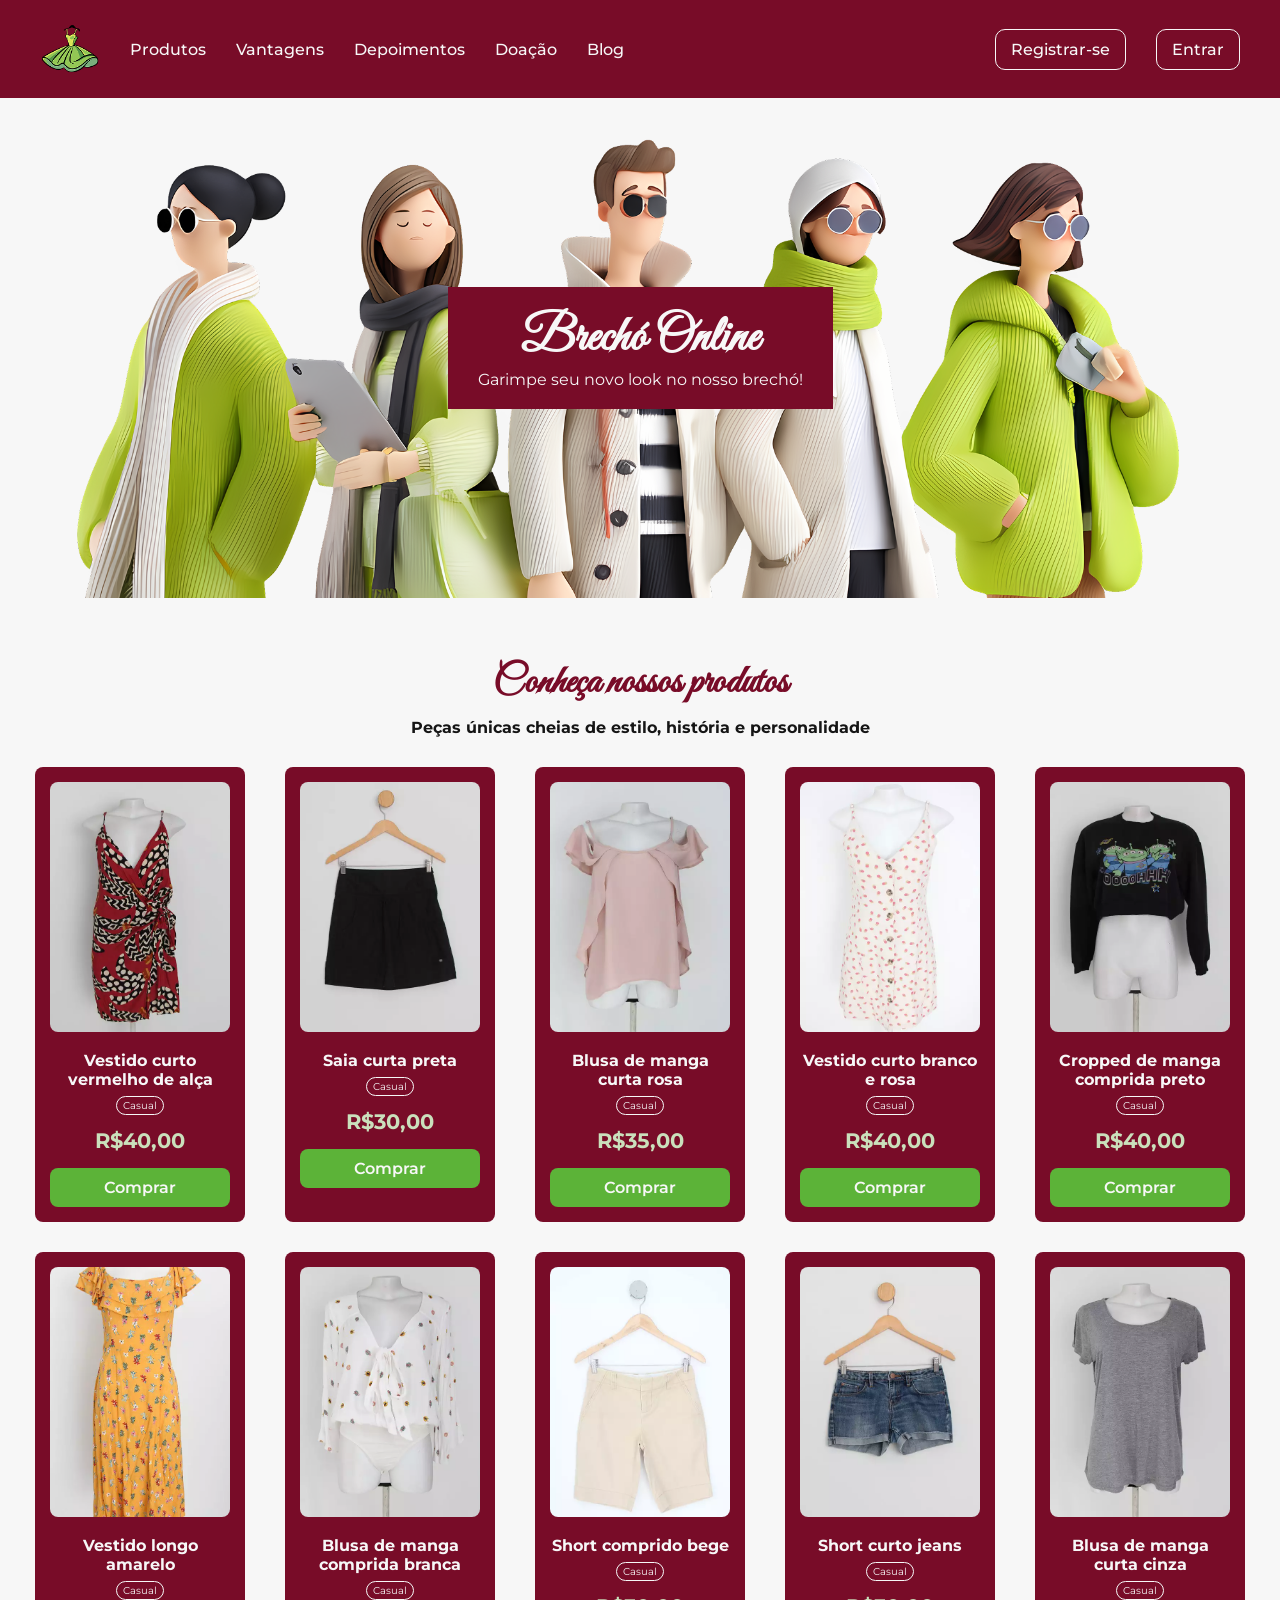
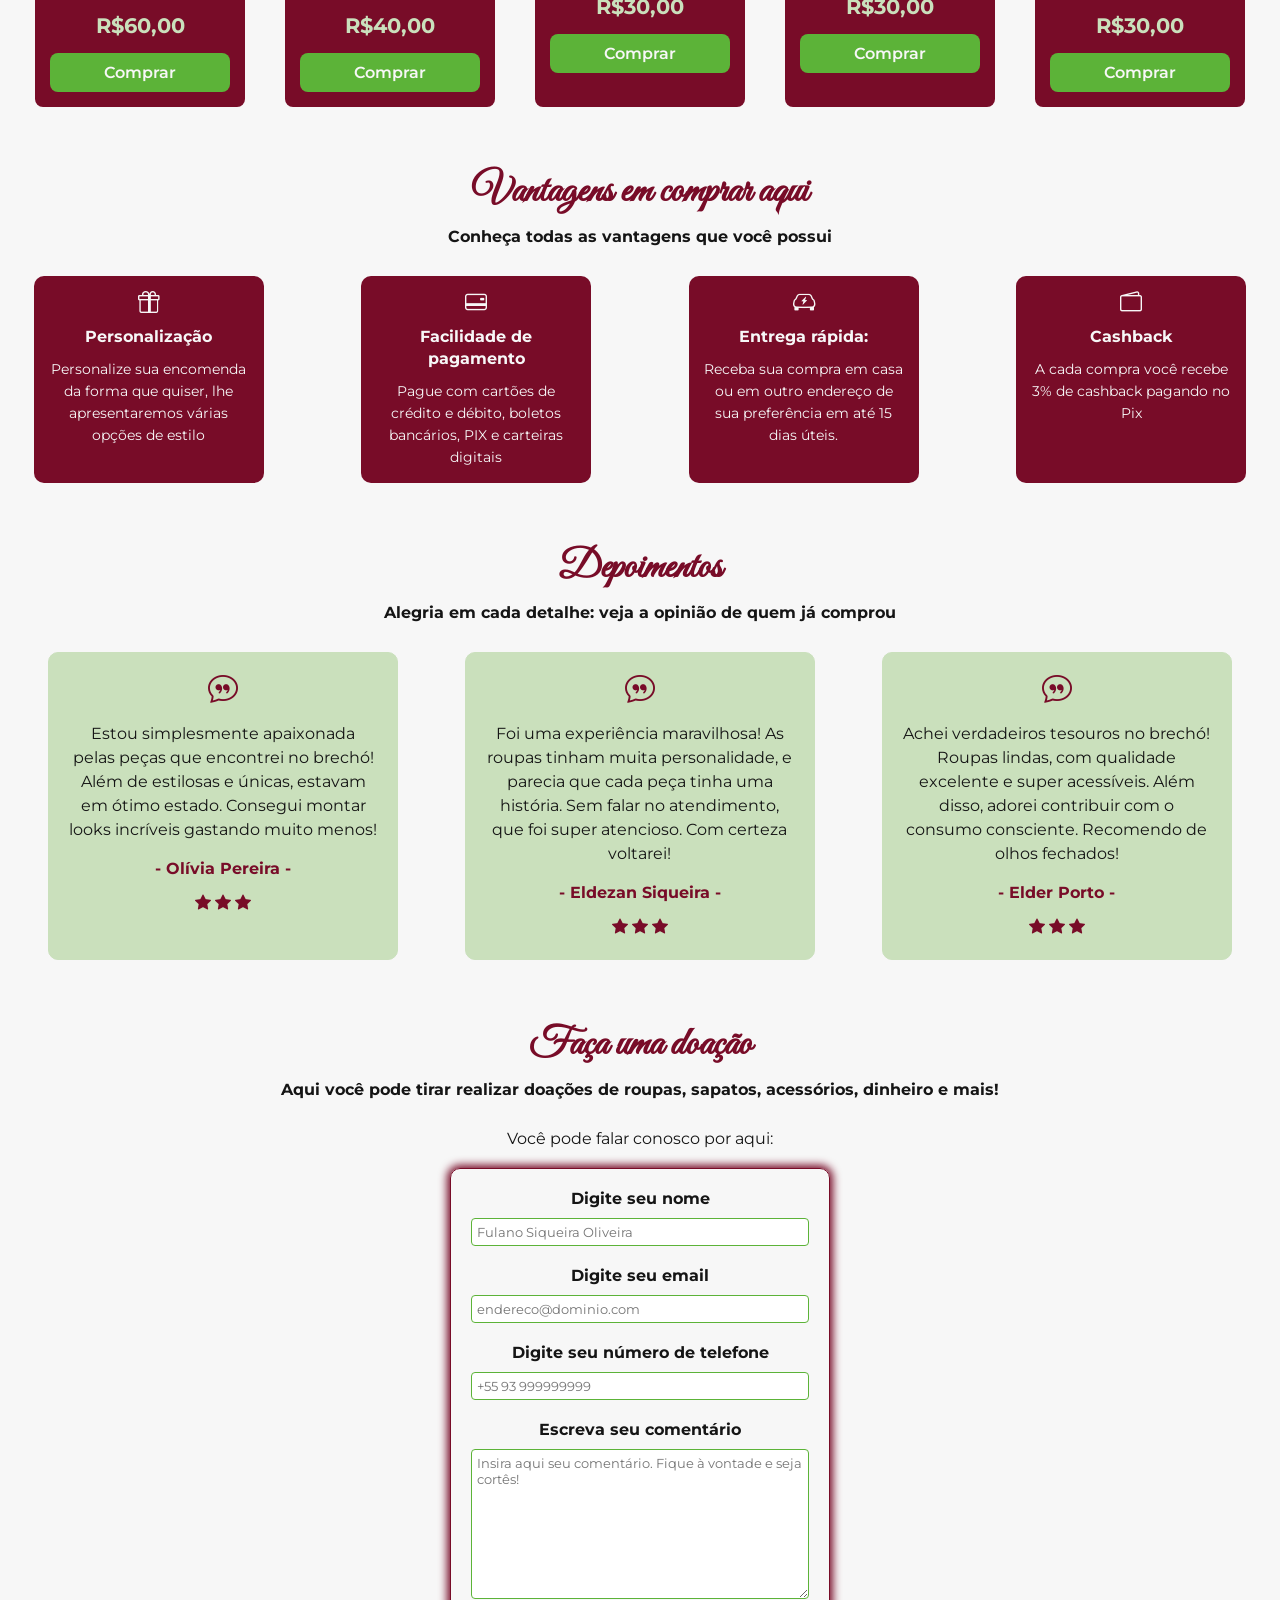
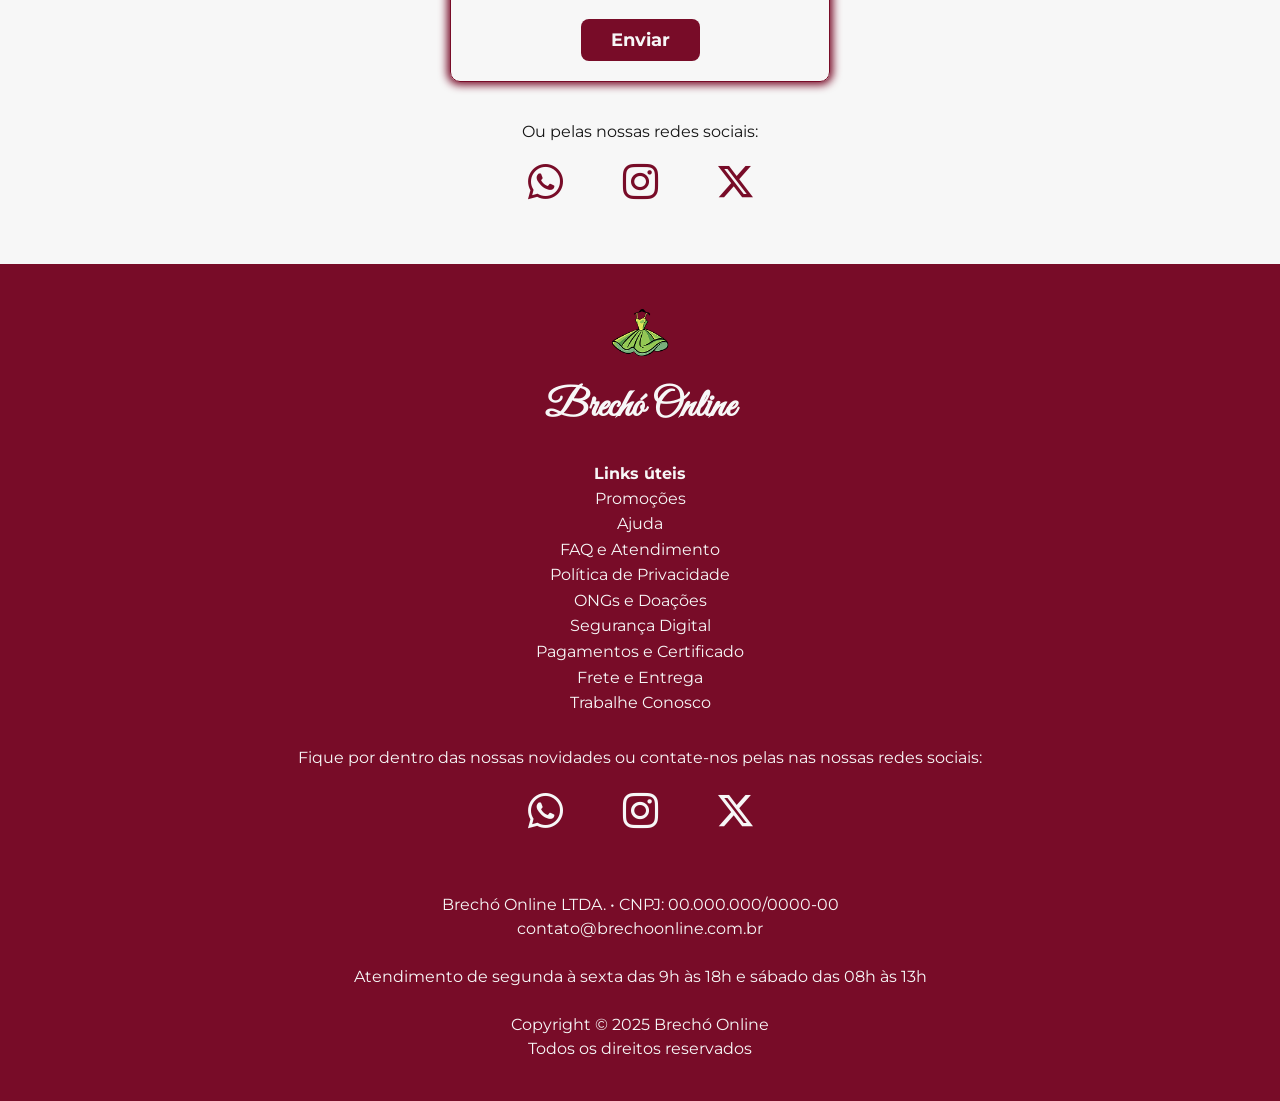
<file: index.html>
<!DOCTYPE html>
<html lang="pt-BR">
<head>
    <meta charset="UTF-8">
    <meta name="viewport" content="width=device-width, initial-scale=1.0">
    <meta name="description" content="Descubra roupas estilosas, sustentáveis e acessíveis em nosso brechó online. Peças únicas, com curadoria especial e envio para todo o Brasil. Renove seu guarda-roupa com consciência!">
    <meta name="keywords" content="brechó online, brechó, online, roupas, roupas usadas, moda sustentável, segunda mão, estilo, economia circular, acessível, preço baixo, vantagens, contato, doação, depoimentos, produtos" />
    
    <title>Brechó Online</title>

    <link rel="preconnect" href="https://fonts.googleapis.com">
    <link rel="preconnect" href="https://fonts.gstatic.com" crossorigin>
    <link href="https://fonts.googleapis.com/css2?family=Great+Vibes&family=Montserrat:ital,wght@0,100..900;1,100..900&display=swap" rel="stylesheet">

    <link rel="stylesheet" href="./Styles/index.css">

    <link rel="shortcut icon" href="./Imgs/logo.png" type="image/x-icon">

    <!--Bootstrap icons-->
    <link rel="stylesheet" href="https://cdn.jsdelivr.net/npm/bootstrap-icons@1.11.3/font/bootstrap-icons.min.css">
</head>
<body>
    <header>

        <nav class="navbar-desktop">
            <ul class="navbar-items">
                <li><a href="./index.html"><img src="./Imgs/logo.png" alt="Logo" class="logo"></a></li>
                <li><a href="#">Produtos</a></li>
                <li><a href="#">Vantagens</a></li>
                <li><a href="#">Depoimentos</a></li>
                <li><a href="#">Doação</a></li>
                <li><a href="#">Blog</a></li>
            </ul>
            <ul class="navbar-items">
                <li><a href="./Login/criar-conta.html" target="_blank" class="btn btn-registro">Registrar-se</a></li>
                <li><a href="./Login/login.html" target="_blank" class="btn btn-entrar">Entrar</a></li>
            </ul>
        </nav>

        <nav class="navbar-mobile">
            <ul class="navbar-items">
                <li><a href="#" class="logo-mobile"><img src="./Imgs/logo.png" alt="Logo" class="logo">Brechó Online</a></li>
            </ul>
            <ul class="navbar-items">
                <li><a href="#" id="menu-mobile">
                    <i class="bi bi-list" id="menu"></i>
                </a></li>
            </ul>
            
        </nav>
    </header>
    <main>
        <div class="container">
            
            <section id="hero">
                <div class="texts">
                    <h1>Brechó Online</h1>
                    <p>
                        Garimpe seu novo look no nosso brechó!
                    </p>
                </div>
            </section>

            <section id="produtos">
                <div>
                    <h2>Conheça nossos produtos</h2>
                    <p class="subtitle">
                        Peças únicas cheias de estilo, história e personalidade
                    </p>
                </div>
                <div class="cards grid">
                    <div class="card">
                        <img src="./Imgs/roupa-1.png" alt="" class="imagem-produto">
                        <p>Vestido curto vermelho de alça</p>
                        <span class="categoria">Casual</span>
                        <p class="preco">R$40,00</p>
                        <a href="" class="btn-card-produto">Comprar</a>
                    </div>

                    <div class="card">
                        <img src="./Imgs/roupa-3.png" alt="" class="imagem-produto">
                        <p>Saia curta preta</p>
                        <span class="categoria">Casual</span>
                        <p class="preco">R$30,00</p>
                        <a href="" class="btn-card-produto">Comprar</a>
                    </div>

                    <div class="card">
                        <img src="./Imgs/roupa-2.png" alt="" class="imagem-produto">
                        <p>Blusa de manga curta rosa</p>
                        <span class="categoria">Casual</span>
                        <p class="preco">R$35,00</p>
                        <a href="" class="btn-card-produto">Comprar</a>
                    </div>

                    <div class="card">
                        <img src="./Imgs/roupa-11.png" alt="" class="imagem-produto">
                        <p>Vestido curto branco e rosa</p>
                        <span class="categoria">Casual</span>
                        <p class="preco">R$40,00</p>
                        <a href="" class="btn-card-produto">Comprar</a>
                    </div>

                    <div class="card">
                        <img src="./Imgs/roupa-12.png" alt="" class="imagem-produto">
                        <p>Cropped de manga comprida preto</p>
                        <span class="categoria">Casual</span>
                        <p class="preco">R$40,00</p>
                        <a href="" class="btn-card-produto">Comprar</a>
                    </div>

                    <div class="card">
                        <img src="./Imgs/roupa-8.png" alt="" class="imagem-produto">
                        <p>Vestido longo amarelo</p>
                        <span class="categoria">Casual</span>
                        <p class="preco">R$60,00</p>
                        <a href="" class="btn-card-produto">Comprar</a>
                    </div>

                    <div class="card">
                        <img src="./Imgs/roupa-9.png" alt="" class="imagem-produto">
                        <p>Blusa de manga comprida branca</p>
                        <span class="categoria">Casual</span>
                        <p class="preco">R$40,00</p>
                        <a href="" class="btn-card-produto">Comprar</a>
                    </div>

                    <div class="card">
                        <img src="./Imgs/roupa-5.png" alt="" class="imagem-produto">
                        <p>Short comprido bege</p>
                        <span class="categoria">Casual</span>
                        <p class="preco">R$30,00</p>
                        <a href="" class="btn-card-produto">Comprar</a>
                    </div>

                    <div class="card">
                        <img src="./Imgs/roupa-6.png" alt="" class="imagem-produto">
                        <p>Short curto jeans</p>
                        <span class="categoria">Casual</span>
                        <p class="preco">R$30,00</p>
                        <a href="" class="btn-card-produto">Comprar</a>
                    </div>

                    <div class="card">
                        <img src="./Imgs/roupa-10.png" alt="" class="imagem-produto">
                        <p>Blusa de manga curta cinza</p>
                        <span class="categoria">Casual</span>
                        <p class="preco">R$30,00</p>
                        <a href="" class="btn-card-produto">Comprar</a>
                    </div>
                </div>
                <!--
                <div>
                    <a href="" target="_blank" id="btn-ver-modelos" class="btn-ver-mais">Ver todos os modelos <i class="bi bi-box-arrow-up-right"></i></a>
                </div>
                -->
            </section>
            
            <section id="vantagens">
                <div>
                    <h2>Vantagens em comprar aqui</h2>
                    <p class="subtitle">
                        Conheça todas as vantagens que você possui
                    </p>
                </div>
                <div id="cards-vantagens" class="grid">
                    <div class="card-vantagem">
                        <i class="bi bi-gift"></i>
                        <h3>
                            Personalização
                        </h3>
                        <p>
                            Personalize sua encomenda da forma que quiser, lhe apresentaremos várias opções de estilo
                        </p>
                    </div>

                    <div class="card-vantagem">
                        <i class="bi bi-credit-card-2-back"></i>
                        <h3>
                            Facilidade de pagamento
                        </h3>
                        <p>
                            Pague com cartões de crédito e débito, boletos bancários, PIX e carteiras digitais
                        </p>
                    </div>

                    <div class="card-vantagem">
                        <i class="bi bi-ev-front"></i>
                        <h3>
                            Entrega rápida:
                        </h3>
                        <p>
                            Receba sua compra em casa ou em outro endereço de sua preferência em até 15 dias úteis.
                        </p>
                    </div>

                    <div class="card-vantagem">
                        <i class="bi bi-wallet2"></i>
                        <h3>
                            Cashback
                        </h3>
                        <p>
                            A cada compra você recebe 3% de cashback pagando no Pix
                        </p>
                    </div>
                </div>
            </section>

            <section id="depoimentos">
                <div>
                    <h2>Depoimentos</h2>
                    <p class="subtitle">
                        Alegria em cada detalhe: veja a opinião de quem já comprou
                    </p>
                </div>
                <div class="depoimentos grid">
                    <div class="depoimento">
                        <i class="bi bi-chat-quote"></i>
                        <p class="feedback">Estou simplesmente apaixonada pelas peças que encontrei no brechó! Além de estilosas e únicas, estavam em ótimo estado. Consegui montar looks incríveis gastando muito menos!</p>
                        <p class="nome-pessoa">- Olívia Pereira -</p>
                        <div class="classificacao">
                            <i class="bi bi-star-fill"></i>
                            <i class="bi bi-star-fill"></i>
                            <i class="bi bi-star-fill"></i>
                        </div>
                    </div>

                    <div class="depoimento">
                        <i class="bi bi-chat-quote"></i>
                        <p class="feedback">Foi uma experiência maravilhosa! As roupas tinham muita personalidade, e parecia que cada peça tinha uma história. Sem falar no atendimento, que foi super atencioso. Com certeza voltarei!</p>
                        <p class="nome-pessoa">- Eldezan Siqueira -</p>
                        <div class="classificacao">
                            <i class="bi bi-star-fill"></i>
                            <i class="bi bi-star-fill"></i>
                            <i class="bi bi-star-fill"></i>
                        </div>
                    </div>

                    <div class="depoimento">
                        <i class="bi bi-chat-quote"></i>
                        <p class="feedback">Achei verdadeiros tesouros no brechó! Roupas lindas, com qualidade excelente e super acessíveis. Além disso, adorei contribuir com o consumo consciente. Recomendo de olhos fechados!</p>
                        <p class="nome-pessoa">- Elder Porto -</p>
                        <div class="classificacao">
                            <i class="bi bi-star-fill"></i>
                            <i class="bi bi-star-fill"></i>
                            <i class="bi bi-star-fill"></i>
                        </div>
                    </div>
                </div>
                <!--
                <div>
                    <a href="" target="_blank" id="btn-ver-depoimentos" class="btn-ver-mais">Veja nosso mural de depoimentos <i class="bi bi-box-arrow-up-right"></i></a>
                </div>
                -->
            </section>

            <section id="doacao">
                <div>
                    <h2>Faça uma doação</h2>
                    <p class="subtitle">
                        Aqui você pode tirar realizar doações de roupas, sapatos, acessórios, dinheiro e mais!
                    </p>
                    <p>
                        Você pode falar conosco por aqui:
                    </p>
                    <div class="section-form-doacao">
                        <form action="" id="form-doacao">
                            <label for="name">
                                Digite seu nome
                                <input type="text" name="name" id="name" placeholder="Fulano Siqueira Oliveira">
                            </label>
                            <label for="email">
                                Digite seu email
                                <input type="email" name="email" id="email" placeholder="endereco@dominio.com">
                            </label>
                            <label for="numero">
                                Digite seu número de telefone
                                <input type="numero" name="numero" id="numero" placeholder="+55 93 999999999">
                            </label>
                            <label for="comment">
                                Escreva seu comentário
                                <textarea name="comment" id="comment" placeholder="Insira aqui seu comentário. Fique à vontade e seja cortês!"></textarea>
                            </label>
                            <button type="submit" id="btn-submit">
                                Enviar
                            </button>                          
                        </form>
                    </div>
                    <p>
                        Ou pelas nossas redes sociais:
                    </p>
                    <div class="icons-contact">
                        <a href="#" target="_blank" rel="noopener noreferrer">
                            <i class="bi bi-whatsapp icon-contact"></i>
                        </a>
                        <a href="#" target="_blank" rel="noopener noreferrer">
                            <i class="bi bi-instagram icon-contact"></i>
                        </a>
                        <a href="#" target="_blank" rel="noopener noreferrer">
                            <i class="bi bi-twitter-x icon-contact"></i>
                        </a>                                               
                    </div>
                </div>
                <div></div>
            </section>
        </div>
        
    </main>
    <footer>
        <a href="./index.html">
            <img src="./Imgs/logo.png" alt="Logo" class="logo">
        </a>

        <h2>Brechó Online</h2>

        <div class="section-links-uteis">
            <p>
                <strong>Links úteis</strong>
            </p>
    
            <a href="#" target="_blank" rel="noopener noreferrer" class="links-uteis">Promoções</a>
            <a href="#" target="_blank" rel="noopener noreferrer" class="links-uteis">Ajuda</a>
            <a href="#" target="_blank" rel="noopener noreferrer" class="links-uteis">FAQ e Atendimento</a>
            <a href="#" target="_blank" rel="noopener noreferrer" class="links-uteis">Política de Privacidade</a>
            <a href="#" target="_blank" rel="noopener noreferrer" class="links-uteis">ONGs e Doações</a>
            <a href="#" target="_blank" rel="noopener noreferrer" class="links-uteis">Segurança Digital</a>
            <a href="#" target="_blank" rel="noopener noreferrer" class="links-uteis">Pagamentos e Certificado</a>
            <a href="#" target="_blank" rel="noopener noreferrer" class="links-uteis">Frete e Entrega</a>
            <a href="#" target="_blank" rel="noopener noreferrer" class="links-uteis">Trabalhe Conosco</a>
        </div>

        <p>
           Fique por dentro das nossas novidades ou contate-nos pelas nas nossas redes sociais:
        </p>
        <div class="icons-contact">
            <a href="#" target="_blank" rel="noopener noreferrer">
                <i class="bi bi-whatsapp icon-contact"></i>
            </a>
            <a href="#" target="_blank" rel="noopener noreferrer">
                <i class="bi bi-instagram icon-contact"></i>
            </a>
            <a href="#" target="_blank" rel="noopener noreferrer">
                <i class="bi bi-twitter-x icon-contact"></i>
            </a>                                               
        </div>

        <p>
            Brechó Online LTDA. • CNPJ: 00.000.000/0000-00
            <br>
            contato@brechoonline.com.br
            <br><br>
            Atendimento de segunda à sexta das 9h às 18h e sábado das 08h às 13h
            <br><br>
            Copyright © 2025 Brechó Online
            <br>
            Todos os direitos reservados
        </p>
    </footer>
</body>
</html>
</file>
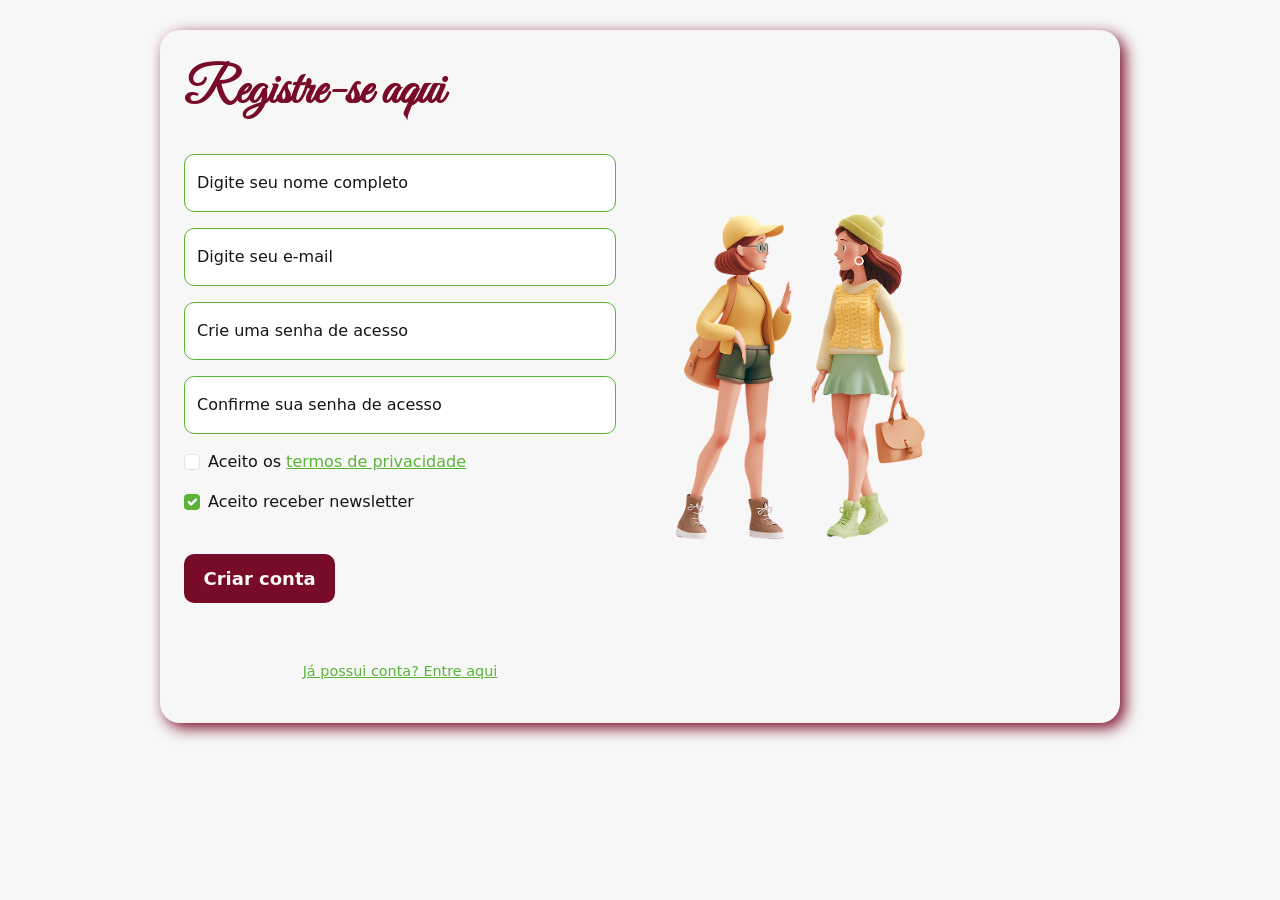
<file: Login/criar-conta.html>
<!DOCTYPE html>
<html lang="pt-br">
<head>
    <meta charset="UTF-8">
    <meta name="viewport" content="width=device-width, initial-scale=1.0">
    <title>Registre-se</title>

    <!--Fonts-->
    <link rel="preconnect" href="https://fonts.googleapis.com">
    <link rel="preconnect" href="https://fonts.gstatic.com" crossorigin>
    <link href="https://fonts.googleapis.com/css2?family=Great+Vibes&family=Montserrat:ital,wght@0,100..900;1,100..900&display=swap" rel="stylesheet">

    <!--Bootstrap import-->
    <link href="https://cdn.jsdelivr.net/npm/bootstrap@5.0.2/dist/css/bootstrap.min.css" rel="stylesheet" integrity="sha384-EVSTQN3/azprG1Anm3QDgpJLIm9Nao0Yz1ztcQTwFspd3yD65VohhpuuCOmLASjC" crossorigin="anonymous">
    <script src="https://cdn.jsdelivr.net/npm/bootstrap@5.0.2/dist/js/bootstrap.bundle.min.js" integrity="sha384-MrcW6ZMFYlzcLA8Nl+NtUVF0sA7MsXsP1UyJoMp4YLEuNSfAP+JcXn/tWtIaxVXM" crossorigin="anonymous" defer></script>
    
    <!--CSS import-->
    <link rel="stylesheet" href="../Styles/login.css">
</head>
<body>
    <div class="container col-12 col-md-9" id="form-container">
        <div class="row align-items-center gx-5">
            <div class="col-md-6 order-md-1">
                <h1>Registre-se aqui</h1>
                <form>
                    <div class="form-floating mb-3">
                        <input type="text" class="form-control" id="name" name="name" placeholder="Digite seu nome completo">
                        <label for="name" class="form-label">Digite seu nome completo</label>
                    </div>
                    <div class="form-floating mb-3">
                        <input type="email" class="form-control"  id="email" name="email" placeholder="Digite seu e-mail">
                        <label for="email" class="form-label">Digite seu e-mail</label>
                    </div>
                    <div class="form-floating mb-3">
                        <input type="password" class="form-control" id="password" name="password" placeholder="Crie uma senha de acesso">
                        <label for="password" class="form-label">Crie uma senha de acesso</label>
                    </div>
                    <div class="form-floating mb-3">
                        <input type="password" class="form-control" id="confirmPassword" name="confirmPassword" placeholder="Confirme sua senha de acesso">
                        <label for="confirmPassword" class="form-label">Confirme sua senha de acesso</label>
                    </div>
                    <div class="form-check mb-3">
                        <input type="checkbox" class="form-check-input" id="privacyTerms" name="privacyTerms">
                        <label for="privacyTerms" class="form-check-label">Aceito os <span><a href="#">termos de privacidade</a></span></label>
                    </div>
                    <div class="form-check mb-3">
                        <input type="checkbox" class="form-check-input" id="advertising" name="advertising" checked>
                        <label for="advertising" class="form-check-label">Aceito receber newsletter</label>
                    </div>
                    <button type="submit" class="btn">Criar conta</button>
                    <div class="col-12 d-flex flex-column" id="link-container">
                        <a href="./login.html" id="login">Já possui conta? Entre aqui</a>
                    </div>
                </form>
            </div>
            <div class="col-md-4 order-md-2">
                <div class="col-12 text-center mx-auto">
                    <img src="../Imgs/meninas-convesando.png" alt="Registre-se no sistema" class="img-fluid">
                </div>
            </div>
        </div>
    </div>
</body>
</html>
</file>
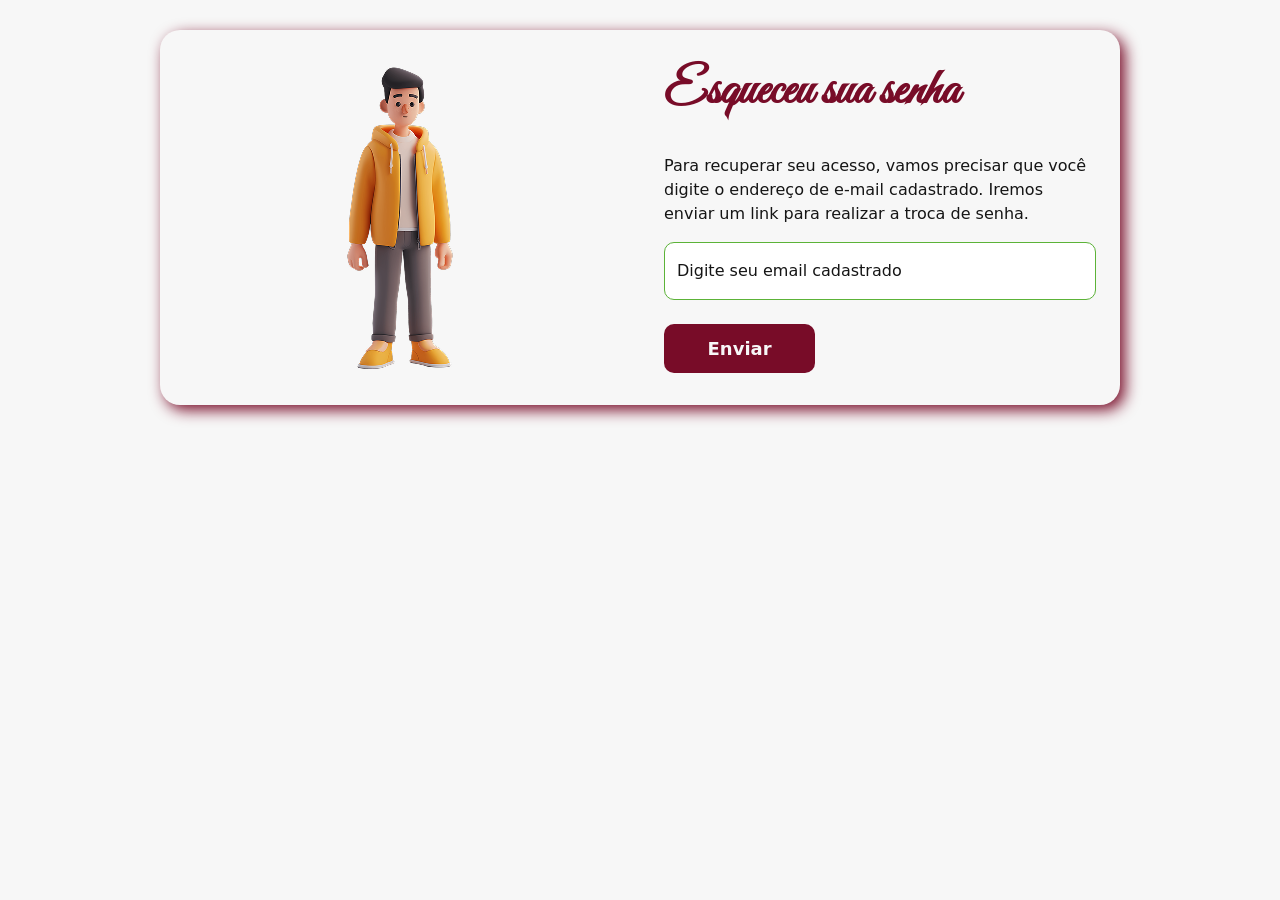
<file: Login/email-recuperar-senha.html>
<!DOCTYPE html>
<html lang="pt-br">
<head>
    <meta charset="UTF-8">
    <meta name="viewport" content="width=device-width, initial-scale=1.0">
    <title>Esqueceu sua senha</title>

    <!--Fonts-->
    <link rel="preconnect" href="https://fonts.googleapis.com">
    <link rel="preconnect" href="https://fonts.gstatic.com" crossorigin>
    <link href="https://fonts.googleapis.com/css2?family=Great+Vibes&family=Montserrat:ital,wght@0,100..900;1,100..900&display=swap" rel="stylesheet">

    <!--Bootstrap import-->
    <link href="https://cdn.jsdelivr.net/npm/bootstrap@5.0.2/dist/css/bootstrap.min.css" rel="stylesheet" integrity="sha384-EVSTQN3/azprG1Anm3QDgpJLIm9Nao0Yz1ztcQTwFspd3yD65VohhpuuCOmLASjC" crossorigin="anonymous">
    <script src="https://cdn.jsdelivr.net/npm/bootstrap@5.0.2/dist/js/bootstrap.bundle.min.js" integrity="sha384-MrcW6ZMFYlzcLA8Nl+NtUVF0sA7MsXsP1UyJoMp4YLEuNSfAP+JcXn/tWtIaxVXM" crossorigin="anonymous" defer></script>
    
    <!--CSS import-->
    <link rel="stylesheet" href="../Styles/login.css">
</head>
<body>
    <div class="container col-11 col-md-9" id="form-container">
        <div class="row align-items-center row gx-5">
            <div class="col-md-6 order-md-2">
                <h1>Esqueceu sua senha</h1>
                <p>Para recuperar seu acesso, vamos precisar que você digite o endereço de e-mail cadastrado. Iremos enviar um link para realizar a troca de senha.</p>
                <form>
                    <div class="form-floating">
                        <input type="email" name="email" id="email" class="form-control" placeholder="Digite seu email cadastrado">
                        <label for="email" class="form-label">Digite seu email cadastrado</label>
                    </div>
                    <button type="submit" class="btn">Enviar</button>
                </form>
            </div>
            <div class="col-md-6 order-md-1">
                <div class="col-12 text-center mx-auto">
                    <img src="../Imgs/homem-jaqueta-amarela.png" alt="Recuperar senha" class="img-fluid">
                </div>
            </div>
        </div>
    </div>
</body>
</html>
</file>
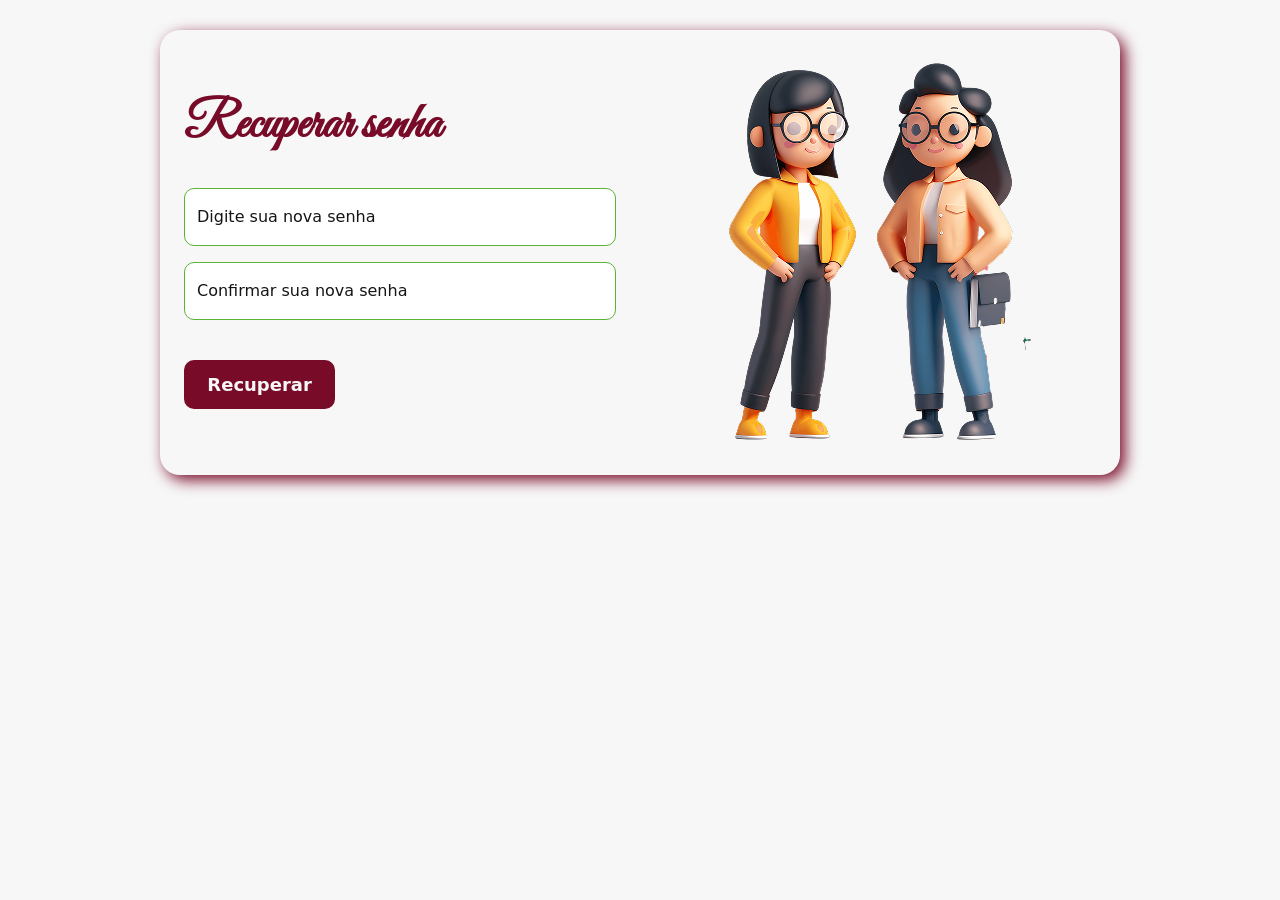
<file: Login/recuperar-senha.html>
<!DOCTYPE html>
<html lang="pt-br">
<head>
    <meta charset="UTF-8">
    <meta name="viewport" content="width=device-width, initial-scale=1.0">
    <title>Recuperar senha</title>

    <!--Fonts-->
    <link rel="preconnect" href="https://fonts.googleapis.com">
    <link rel="preconnect" href="https://fonts.gstatic.com" crossorigin>
    <link href="https://fonts.googleapis.com/css2?family=Great+Vibes&family=Montserrat:ital,wght@0,100..900;1,100..900&display=swap" rel="stylesheet">

    <!--Bootstrap import-->
    <link href="https://cdn.jsdelivr.net/npm/bootstrap@5.0.2/dist/css/bootstrap.min.css" rel="stylesheet" integrity="sha384-EVSTQN3/azprG1Anm3QDgpJLIm9Nao0Yz1ztcQTwFspd3yD65VohhpuuCOmLASjC" crossorigin="anonymous">
    <script src="https://cdn.jsdelivr.net/npm/bootstrap@5.0.2/dist/js/bootstrap.bundle.min.js" integrity="sha384-MrcW6ZMFYlzcLA8Nl+NtUVF0sA7MsXsP1UyJoMp4YLEuNSfAP+JcXn/tWtIaxVXM" crossorigin="anonymous" defer></script>
    
    <!--CSS import-->
    <link rel="stylesheet" href="../Styles/login.css">
</head>
<body>
    <div class="container col-11 col-md-9" id="form-container">
        <div class="row align-items-center gx-5">
            <div class="col-md-6 order-md-2">
                <h1>Recuperar senha</h1>
                <form>
                    <div class="form-floating mb-3">
                        <input type="password" class="form-control" id="newPassword" name="newPassword" placeholder="Crie uma senha de acesso">
                        <label for="newPassword" class="form-label">Digite sua nova senha</label>
                    </div>
                    <div class="form-floating mb-3">
                        <input type="password" class="form-control" id="confirmNewPassword" name="confirmNewPassword" placeholder="Confirme sua senha de acesso">
                        <label for="confirmNewPassword" class="form-label">Confirmar sua nova senha</label>
                    </div>
                    <button type="submit" class="btn">Recuperar</button>
                </form>
            </div>
            <div class="col-md-6 order-md-2">
                <div class="col-12 text-center mx-auto">
                    <img src="../Imgs/garotas.png" alt="Recuperar senha" class="img-fluid">
                </div>
            </div>
        </div>
    </div>
</body>
</html>
</file>
<file: Styles/index.css>
/********************************************************************* GERAL ***********************************************************************/
*{
    margin: 0;
    padding: 0;
    box-sizing: border-box;
    font-family: "Montserrat", Arial, serif;
}

:root{
    --primary-color: #780C28;
    --secondary-color: #5CB338;
    --tertiary-color: #CAE0BC;
    --black-color: #151515;
    --white-color: #F7F7F7;

    font-family: "Montserrat", Arial, serif;
    font-size: 16px;
    color: var(--black-color);
}

body{
    background-color: var(--white-color);
    text-align: center;
}

a{
    text-decoration: none;
}

li{
    list-style: none;
}

h2{
    font-size: 2.5rem; /*40px*/
    
    margin: 60px 0 10px;
}

.grid{
    display: grid;
    grid-template-columns: repeat(auto-fit, minmax(230px, 1fr));
    justify-items: center;
    align-items: stretch;
    gap: 30px;
}

/********************************************************************* HEADER ***********************************************************************/
header{
    /*Navbar fixa*/
    position: sticky;
    top: 0;
    z-index: 1000;

    background-color: var(--primary-color);
    color: var(--white-color);

    padding: 20px 40px;
}

header a{
    color: var(--white-color);
    font-weight: 500;
}

.logo{
    width: 60px;
}

.navbar-desktop,
.navbar-mobile{
    display: flex;
    justify-content: space-between;
    align-items: center;
}

.navbar-desktop{
    display: none;
}

.navbar-items{
    display: flex;
    justify-content: space-between;
    align-items: center;
    gap: 30px;
}

.navbar-items:first-child a:hover{
    scale: 1.01;
    transition: 0.3s;
    font-weight: 700;
    text-decoration: underline;
}

.btn{
    border: 1px solid var(--white-color);
    border-radius: 10px;
    padding: 10px 15px;
}

.btn:hover{
    border: 1px solid var(--secondary-color);

    background-color: var(--secondary-color);
    color: var(--white-color);
    transition: 0.3s;
}

/*Navbar mobile*/
.navbar-mobile{
    display: flex;
}

.navbar-mobile .navbar-items a{
    color: var(--white-color);
    text-decoration: none;
}

.navbar-mobile .navbar-items a:hover{
    text-decoration: none;
    font-weight: 700;
}

.logo-mobile{
    display: flex;
    justify-content: center;
    align-items: center;
    gap: 10px;

    font-family: "Great Vibes", serif;
    font-size: 1.25rem;
}

#menu{
    color: var(--white-color);
    font-size: 1.375rem;
}

/********************************************************************* MAIN ***********************************************************************/
#produtos, #marcas, #depoimentos, #sobre-nos, #doacao{
    padding: 0 30px;
}

h1, h2, h3, h4, h5, h6{
    color: var(--primary-color);
    font-family: "Great Vibes", serif;
}

/*Hero*/
h1{
    font-size: 3.125rem;
    color: var(--white-color);
}

#hero{
    height: 500px;
    width: 100%;

    background-image: url(../Imgs/pessoas-elegantes.png);
    background-repeat: repeat;
    background-size: cover;
    background-position-x: center;
    background-position-y: top;

    display: flex;
    justify-content: center;
    align-items: center;
}

.texts{
    color: var(--white-color) !important;
    background-color: var(--primary-color );

    padding: 20px 30px;
}

/*Produtos*/
.subtitle{
    font-weight: 700;
    font-size: 1rem;
    
    margin: 0 0 30px;
}

.cards{
    grid-template-columns: repeat(auto-fit, minmax(210px, 1fr));
    justify-content: center;

    margin: 0 0 40px;
}

.card{
    width: 210px;
    padding: 15px;
    border-radius: 8px;
    
    color: var(--white-color);
    background-color: var(--primary-color);
}

.imagem-produto{
    width: 180px;
    height: 250px;
    border-radius: 8px;

    object-fit: cover;
}

.card p{
    margin: 15px 0 5px;
    
    font-weight: 700;
}

.categoria{
    padding: 2px 6px;
    border: 1px solid var(--white-color);
    border-radius: 10px;
   
    font-size: 0.625rem;
}

.preco{
    font-size: 1.3rem;
    color: var(--tertiary-color);
}

.btn-card-produto{
    display: flex;
    flex-direction: column;
    justify-content: center;
    
    color: var(--white-color);
    font-weight: 600;
    background-color: var(--secondary-color);
   
    margin: 15px 0 0;
    padding: 10px 0;
    border-radius: 8px;
}

.btn-ver-mais{
    color: var(--primary-color);
    font-weight: 700;
    font-size: 1.1rem;
    text-decoration: underline;
}

/*Marcas*/
#cards-marcas{
    grid-template-columns: repeat(auto-fit, minmax(230px, 1fr));
}

.card-vantagem{
    width: 230px;
    padding: 15px;
    border-radius: 10px;

    background-color: var(--primary-color);
    color: var(--white-color);
    line-height: 22px;
    font-size: 0.875rem;
}

.card-vantagem i{
    font-size: 1.375rem;
}

.card-vantagem h3{
    font-family: "Montserrat", Arial, serif;
    color: var(--white-color);
    font-size: 1rem;

    margin: 10px auto;
}
  
/*Depoimentos*/
.depoimentos{    
    grid-template-columns: repeat(auto-fit, minmax(350px, 1fr));

    margin: 0 0 40px;
}

.depoimento{
    background-color: var(--tertiary-color);
    
    padding: 20px;
    width: 350px;
    border-radius: 10px;
    border: 1px solid var(--tertiary-color);
    
    font-size: 1rem;
    line-height: 24px;
    
    transition: 0.3s;
}

.depoimento:hover {
    transform: translate3d(0, -10px, 0) scale(1.01);
    
    border: 1px solid var(--primary-color);
}

.bi-chat-quote{
    color: var(--primary-color);
    font-size: 1.875rem;
}

.feedback{
    margin: 15px auto;
}

.nome-pessoa{
    font-weight: 700;
    color: var(--primary-color);
}

.classificacao{
    color: var(--primary-color);
    
    margin: 10px 0 0;
}

/*Sobre nós*/
.cards-sobre-nos{
    display: block;
}

.card-sobre-nos{
    display: flex;
    justify-content: center;
    align-items: center;
    gap: 0px;

    margin-bottom: 30px;
}

.image-sobre-nos img{
    width: 100%;
}

.texto-sobre-nos{
    width: 600px;
}

.texto-sobre-nos h3{
    font-size: 1.75rem; /*28px*/
}

.texto-sobre-nos p{
    margin: 15px auto;
    
    line-height: 24px;
    text-align: center;
}

.bi-stars{
    color: var(--primary-color);
    font-size: 1.5rem;
}

/*Doacao*/
#form-doacao{
    margin: 20px auto 40px;
    width: 380px;
    padding: 20px;
    border-radius: 10px;
    border: 1px solid var(--primary-color);

    box-shadow: 0 0 8px 3px var(--primary-color);
}

#form-doacao label{
    display: flex;
    flex-direction: column;
    justify-content: center;
    align-items: center;
    gap: 10px;
    
    font-weight: 700;
    
    margin-bottom: 20px;
}

/*
O Chrome usa a pseudo-classe :-webkit-autofill para aplicar estilos aos campos preenchidos automaticamente. Você pode usar essa pseudo-classe para redefinir os estilos padrão.

transition: background-color 5000s ease-in-out 0s;: Esta linha é crucial. Ela força o Chrome a aplicar a cor de fundo desejada, mesmo que o preenchimento automático tente substituí-la. O valor 5000s é um tempo de transição longo o suficiente para garantir que a cor de fundo seja aplicada.

-webkit-background-clip: text;: Essa propriedade garante que a cor de fundo seja aplicada apenas ao texto dentro do campo, em vez de preencher todo o campo.

-webkit-text-fill-color: #333;: Define a cor do texto para um valor específico (no exemplo, #333). Substitua #333 pela cor desejada.
*/
input:-webkit-autofill{
    transition: background-color 5000s ease-in-out 0s;
    -webkit-background-clip: text; /*Fundo*/
    -webkit-text-fill-color: var(--primary-color); /*Texto*/
}

input, textarea{
    outline: none;
    
    padding: 5px;
    min-width: 100%;
    border-radius: 4px;
    border: 1px solid var(--secondary-color);
    
    color: var(--primary-color);
    font-family: "Montserrat", Arial, serif;
}

input:focus, textarea:focus{
    border: 1px solid var(--primary-color);
}

textarea{
    min-height: 150px;
    max-width: 100%;
}

#btn-submit{
    color: var(--white-color);
    font-size: 1.125rem;
    font-weight: 700;
    background-color: var(--primary-color);
    
    border: none;
    border-radius: 8px;
    padding: 10px 30px;
}

.icons-contact{
    display: flex;
    justify-content: center;
    align-items: center;
    gap: 60px;
    
    margin: 20px auto 60px;
}

.icon-contact{
    color: var(--primary-color);
    font-size: 35px;
}

.icon-contact:hover{
    color: var(--secondary-color);
    transition: 0.3s;
}

/********************************************************************* FOOTER ***********************************************************************/
footer{
    padding: 40px;

    background-color: var(--primary-color);
    text-align: center;
    color: var(--white-color);
}

footer h2{
    margin: 20px auto 30px;
}

footer h2,
footer .icon-contact{
    color: var(--white-color);
}

footer p{
    line-height: 150%;
}

footer .section-links-uteis{
    margin-bottom: 30px;
}

footer .links-uteis{
    color: var(--white-color);
    line-height: 160%;
    display: block;
}

.links-uteis:hover{
    color: var(--secondary-color);
    font-weight: 700;
    text-decoration: underline;

    transition: 0.3s;
}

/********************************************************************* RESPONSIVIDADE ***********************************************************************/
@media only screen and (min-width: 1200px){
    /*Navbar mobile*/
    .navbar-mobile{
        display: none;
    }

    .navbar-desktop{
        display: flex;
    }

    .card-sobre-nos {
        gap: 30px;
    }

    #fundacao-objetivo .image-sobre-nos,
    #missao-visao-valores .image-sobre-nos{
        background-repeat: no-repeat;
        background-size: contain;
        background-position: center;

        width: 340px;
        height: 340px;
    }

    #fundacao-objetivo .image-sobre-nos{
        background-image: url(../Imgs/foto-temporaria.png);
        
    }

    #missao-visao-valores .image-sobre-nos{
        background-image: url(../Imgs/foto-temporaria-2.png);
        
    }

    .texto-sobre-nos p{
        text-align: left;
    }
    
}

@media only screen and (max-width: 420px){
    #form-doacao{
        width: 90%;
    }
}
</file>
<file: Styles/login.css>
/*@import url(./index.css);*/

:root{
    --primary-color: #780C28;
    --secondary-color: #5CB338;
    --tertiary-color: #CAE0BC;
    --fourth-color: #F3C623;
    --black-color: #151515;
    --white-color: #F7F7F7;

    font-family: "Montserrat", Arial, serif;
    font-size: 16px;
    color: var(--black-color);
}

::selection{
    background-color: var(--secondary-color);
    color: var(--white-color);
}

body{
    background-color: var(--white-color);
    color: var(--black-color);
}

h1, h2, h3, h4, h5, h6{
    color: var(--primary-color);
    font-family: "Great Vibes", serif;
}

h1{
    font-size: 3.125rem;
    color: var(--primary-color);
    font-weight: 700;
}

#form-container{
    background-color: var(--white-color);
    box-shadow: 5px 5px 15px var(--primary-color);

    margin: 30px auto;
    padding: 32px 24px;
    border-radius: 20px;
}

.row.align-items-center{
    align-content: center;
    height: 100%;
}

#form-container h1{
    margin-bottom: 32px;
}

/*INPUTS*/
#form-container input[type="checkbox"]:checked{
    background-color: var(--secondary-color);
    border: var(--secondary-color);
}

#form-container input[type="checkbox"]:active{
    outline: none;
}

#form-container input[type="checkbox"]:focus{
    box-shadow: none;
}

#form-container .form-control{
    border: 1px solid var(--secondary-color);
    border-radius: 10px;
    color: var(--primary-color);
}

#form-container .form-control:focus{
    box-shadow: none;
}

#form-container .form-control:active{
    outline: none;
}

#form-container .form-floating label{
    color: var(--black-color);
}

#form-container .form-floating > .form-control:focus~label{
    color: var(--primary-color);
}

/*BUTTON*/
#form-container .btn{
    margin-top: 24px;
    width: 35%;
    border-radius: 10px;
    padding: 10px 0;

    color: var(--white-color);
    font-weight: 700;
    font-size: 1.125rem;
    background-color: var(--primary-color);
}

@media(max-width: 768px){
    #form-container .btn{
        width: 100%;
    }
}

/*LINKS*/
#form-container #link-container{
    margin-top: 50px;

    font-size: .9rem;
    text-align: center;
}

#form-container a{
    text-align: center;
    transition: .3s;

    padding: 8px 0;

    color: var(--secondary-color);
}


#form-container #link-container #login:hover{
    font-weight: 700;
}

#form-container #link-container #reset{
    color: var(--primary-color);
}

#form-container #link-container #reset:hover{
    font-weight: 700;
}

#form-container #link-container #register{
    color: var(--secondary-color);
}


#form-container #link-container #register:hover{
    font-weight: 700;
}


/*IMAGEM*/
#form-container .img-fluid{
    margin: 0px auto;
}
</file>
